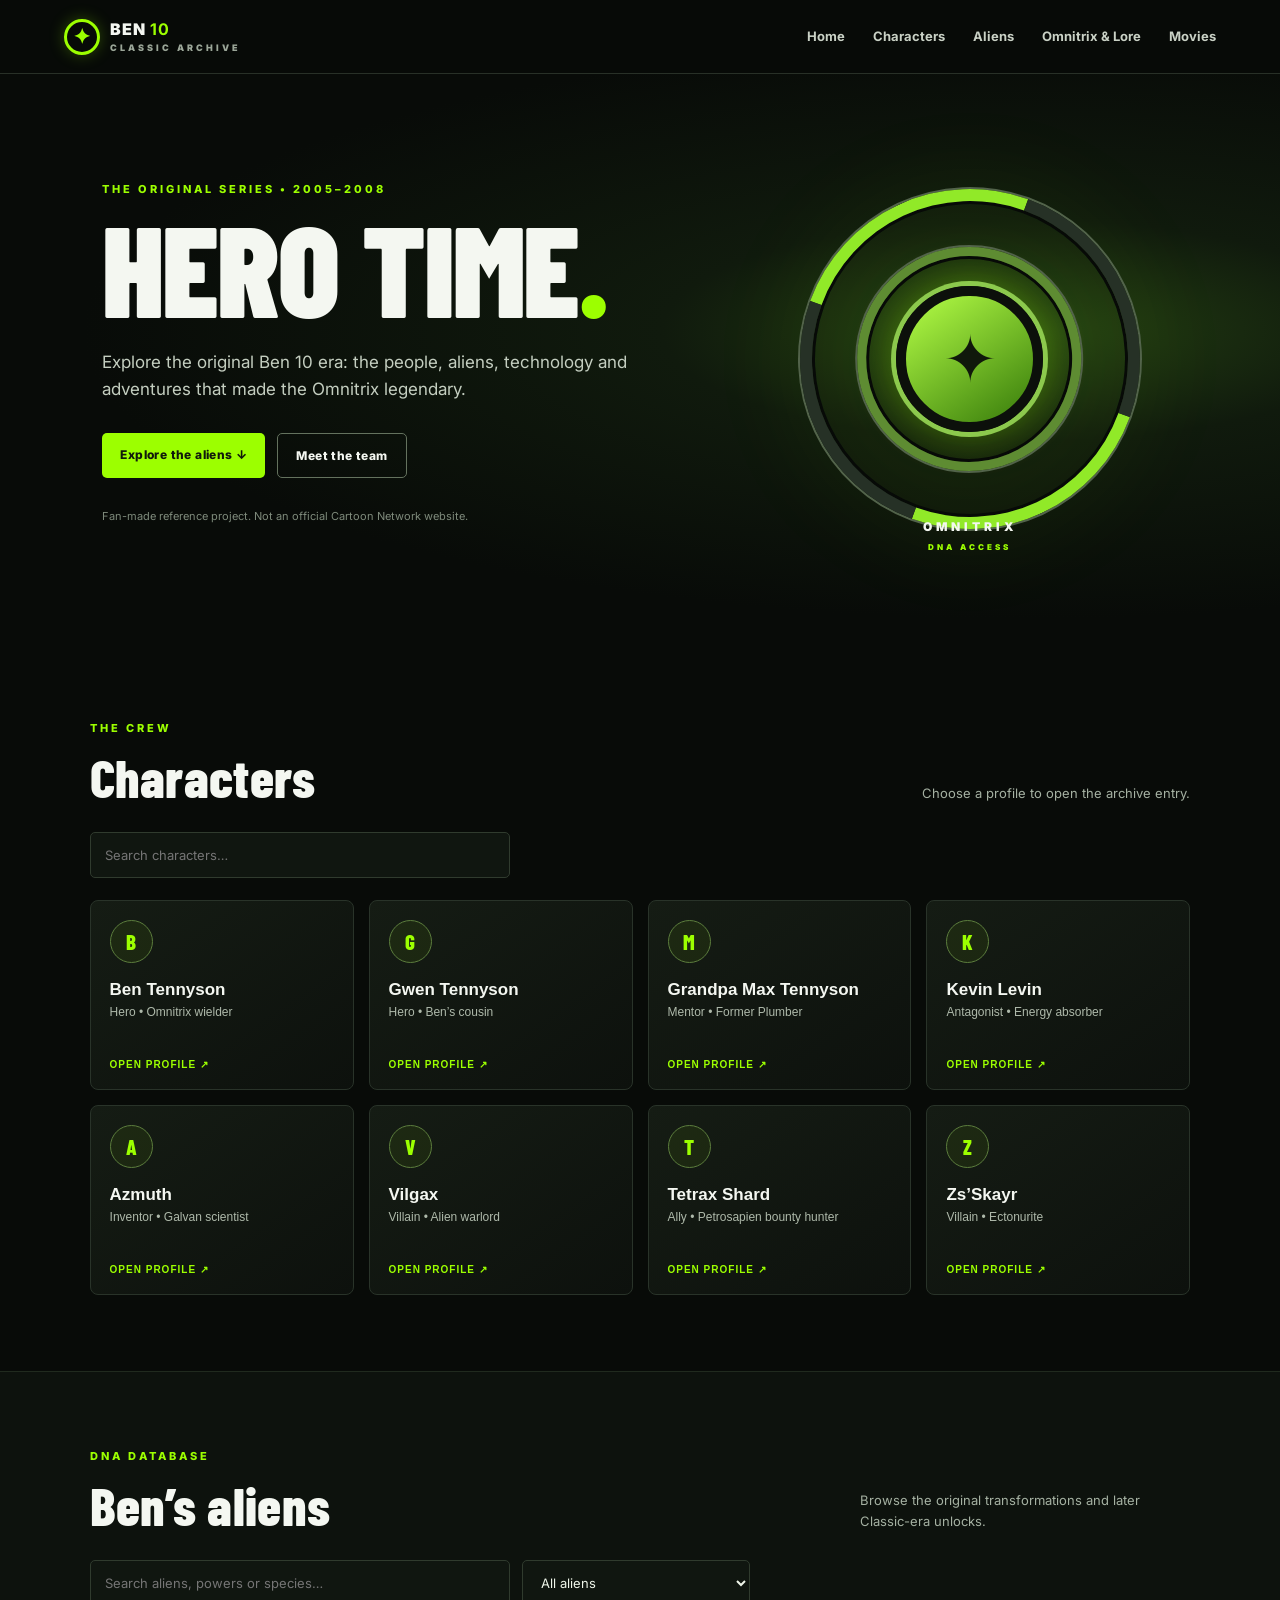
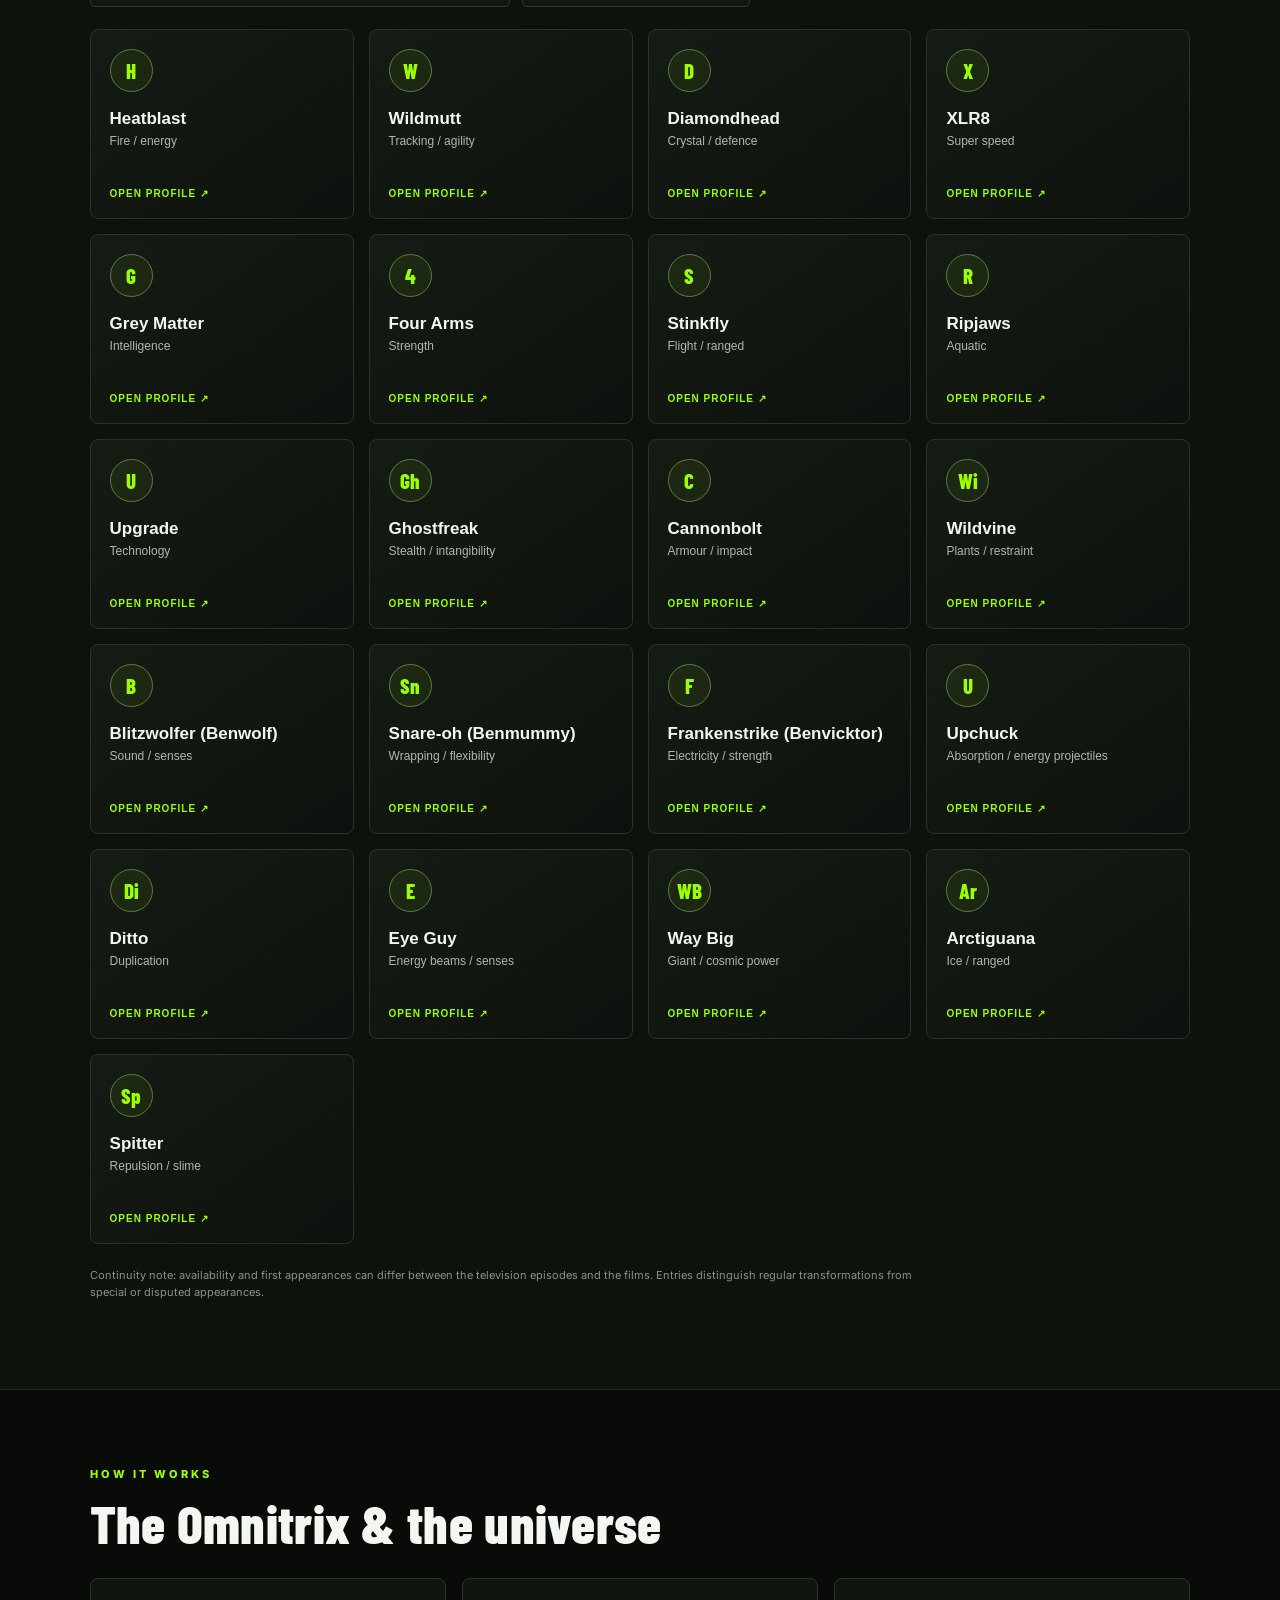
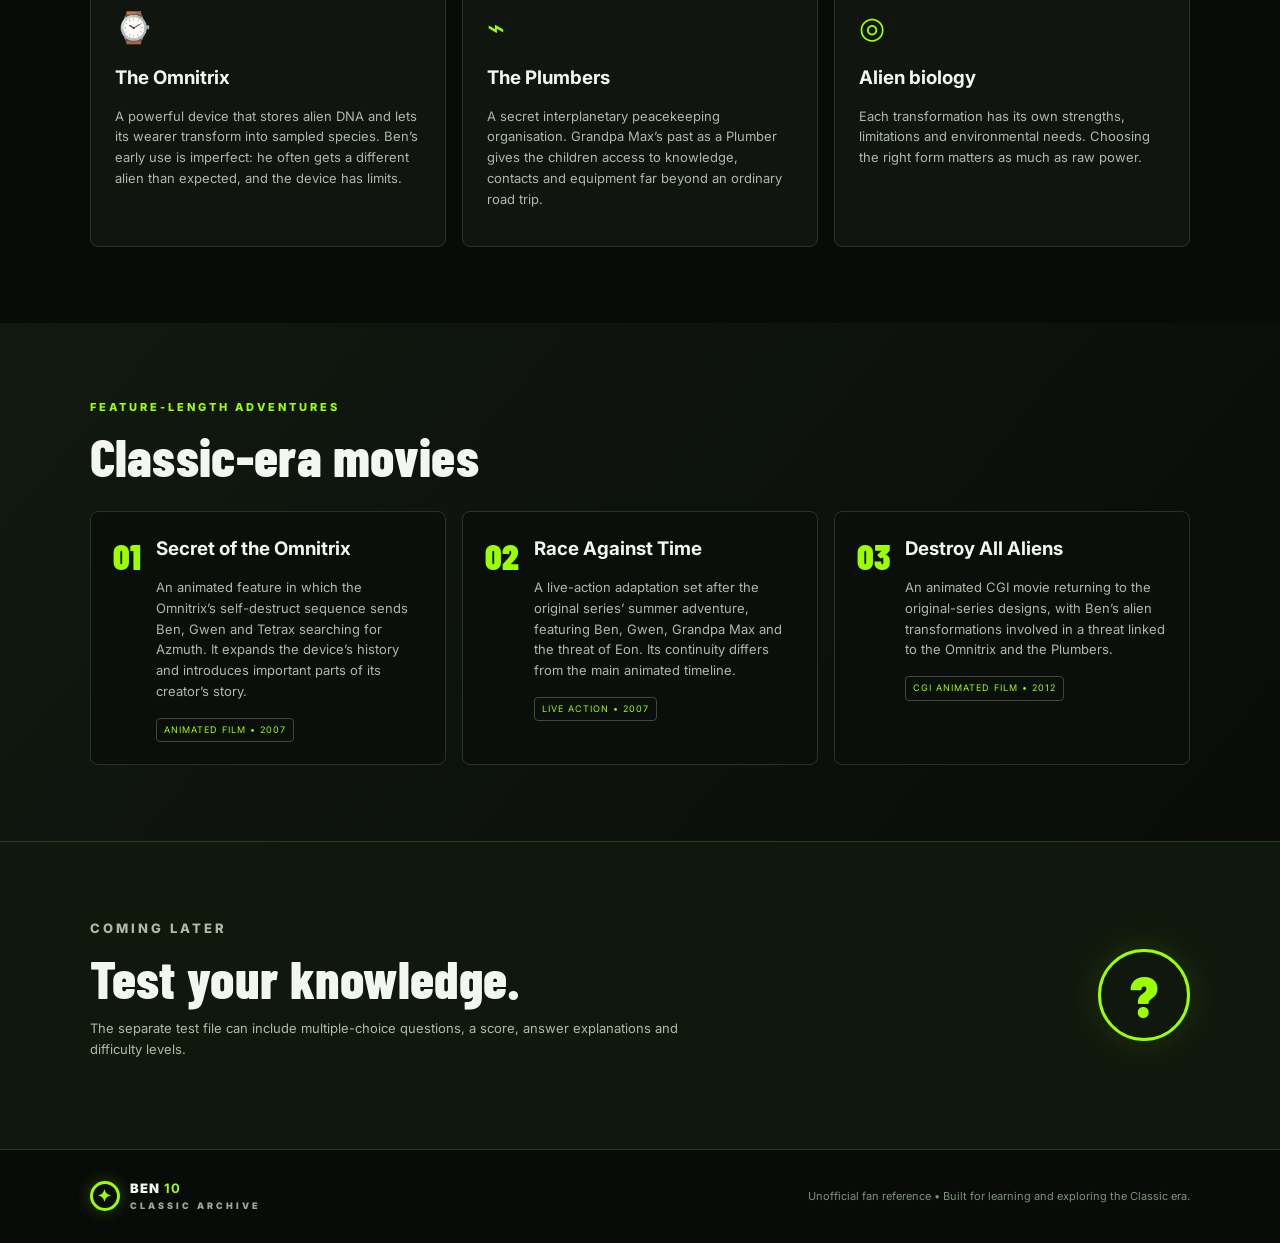
<file: index.html>
<!doctype html>
<html lang="en">
<head>
<meta charset="utf-8">
<meta name="viewport" content="width=device-width, initial-scale=1">
<meta name="theme-color" content="#8cff00">
<title>Ben 10 Classic — Omnitrix Archive</title>
<link rel="stylesheet" href="styles.css">
</head>
<body>
<header class="topbar">
  <a class="brand" href="#home" aria-label="Ben 10 Classic home"><span class="omnitrix">✦</span><span>BEN <b>10</b><small>CLASSIC ARCHIVE</small></span></a>
  <button class="menu-toggle" id="menuToggle" aria-label="Toggle navigation">☰</button>
  <nav id="nav">
    <a href="#home">Home</a><a href="#characters">Characters</a><a href="#aliens">Aliens</a><a href="#lore">Omnitrix & Lore</a><a href="#movies">Movies</a>
  </nav>
</header>
<main>
<section class="hero" id="home">
  <div class="hero-copy">
    <p class="eyebrow">THE ORIGINAL SERIES • 2005–2008</p>
    <h1>HERO TIME<span>.</span></h1>
    <p class="lead">Explore the original Ben 10 era: the people, aliens, technology and adventures that made the Omnitrix legendary.</p>
    <div class="hero-actions"><a class="button primary" href="#aliens">Explore the aliens ↓</a><a class="button ghost" href="#characters">Meet the team</a></div>
    <p class="disclaimer">Fan-made reference project. Not an official Cartoon Network website.</p>
  </div>
  <div class="hero-device" aria-hidden="true"><div class="ring ring-one"></div><div class="ring ring-two"></div><div class="dial"><span>✦</span></div><div class="device-label">OMNITRIX<br><small>DNA ACCESS</small></div></div>
</section>

<section class="section" id="characters">
  <div class="section-head"><div><p class="eyebrow">THE CREW</p><h2>Characters</h2></div><p>Choose a profile to open the archive entry.</p></div>
  <div class="filters"><input id="characterSearch" type="search" placeholder="Search characters…" aria-label="Search characters"></div>
  <div class="card-grid" id="characterGrid"></div>
</section>

<section class="section dark-section" id="aliens">
  <div class="section-head"><div><p class="eyebrow">DNA DATABASE</p><h2>Ben’s aliens</h2></div><p>Browse the original transformations and later Classic-era unlocks.</p></div>
  <div class="filters alien-filters">
    <input id="alienSearch" type="search" placeholder="Search aliens, powers or species…" aria-label="Search aliens">
    <select id="alienGroup" aria-label="Filter aliens"><option value="all">All aliens</option><option value="original">Original 10</option><option value="unlock">Later unlocks</option><option value="movie">Movie / special appearances</option></select>
  </div>
  <div class="card-grid" id="alienGrid"></div>
  <p class="note">Continuity note: availability and first appearances can differ between the television episodes and the films. Entries distinguish regular transformations from special or disputed appearances.</p>
</section>

<section class="section" id="lore">
  <div class="section-head"><div><p class="eyebrow">HOW IT WORKS</p><h2>The Omnitrix & the universe</h2></div></div>
  <div class="lore-grid">
    <article class="lore-card"><span class="lore-icon">⌚</span><h3>The Omnitrix</h3><p>A powerful device that stores alien DNA and lets its wearer transform into sampled species. Ben’s early use is imperfect: he often gets a different alien than expected, and the device has limits.</p></article>
    <article class="lore-card"><span class="lore-icon">⌁</span><h3>The Plumbers</h3><p>A secret interplanetary peacekeeping organisation. Grandpa Max’s past as a Plumber gives the children access to knowledge, contacts and equipment far beyond an ordinary road trip.</p></article>
    <article class="lore-card"><span class="lore-icon">◎</span><h3>Alien biology</h3><p>Each transformation has its own strengths, limitations and environmental needs. Choosing the right form matters as much as raw power.</p></article>
  </div>
</section>

<section class="section movie-section" id="movies">
  <div class="section-head"><div><p class="eyebrow">FEATURE-LENGTH ADVENTURES</p><h2>Classic-era movies</h2></div></div>
  <div class="movie-grid">
    <article class="movie"><div class="movie-number">01</div><div><h3>Secret of the Omnitrix</h3><p>An animated feature in which the Omnitrix’s self-destruct sequence sends Ben, Gwen and Tetrax searching for Azmuth. It expands the device’s history and introduces important parts of its creator’s story.</p><span class="tag">Animated film • 2007</span></div></article>
    <article class="movie"><div class="movie-number">02</div><div><h3>Race Against Time</h3><p>A live-action adaptation set after the original series’ summer adventure, featuring Ben, Gwen, Grandpa Max and the threat of Eon. Its continuity differs from the main animated timeline.</p><span class="tag">Live action • 2007</span></div></article>
    <article class="movie"><div class="movie-number">03</div><div><h3>Destroy All Aliens</h3><p>An animated CGI movie returning to the original-series designs, with Ben’s alien transformations involved in a threat linked to the Omnitrix and the Plumbers.</p><span class="tag">CGI animated film • 2012</span></div></article>
  </div>
</section>

<section class="section quiz-teaser">
  <div><p class="eyebrow">COMING LATER</p><h2>Test your knowledge.</h2><p>The separate test file can include multiple-choice questions, a score, answer explanations and difficulty levels.</p></div>
  <div class="quiz-mark">?</div>
</section>
</main>
<footer><a class="brand small-brand" href="#home"><span class="omnitrix">✦</span><span>BEN <b>10</b><small>CLASSIC ARCHIVE</small></span></a><p>Unofficial fan reference • Built for learning and exploring the Classic era.</p></footer>

<div class="modal-backdrop" id="modalBackdrop" hidden>
  <section class="modal" role="dialog" aria-modal="true" aria-labelledby="modalTitle">
    <button class="modal-close" id="modalClose" aria-label="Close profile">×</button>
    <p class="eyebrow" id="modalType">ARCHIVE ENTRY</p><h2 id="modalTitle"></h2><p class="modal-subtitle" id="modalSubtitle"></p>
    <div id="modalBody"></div>
  </section>
</div>
<script src="app.js"></script>
</body>
</html>
</file>
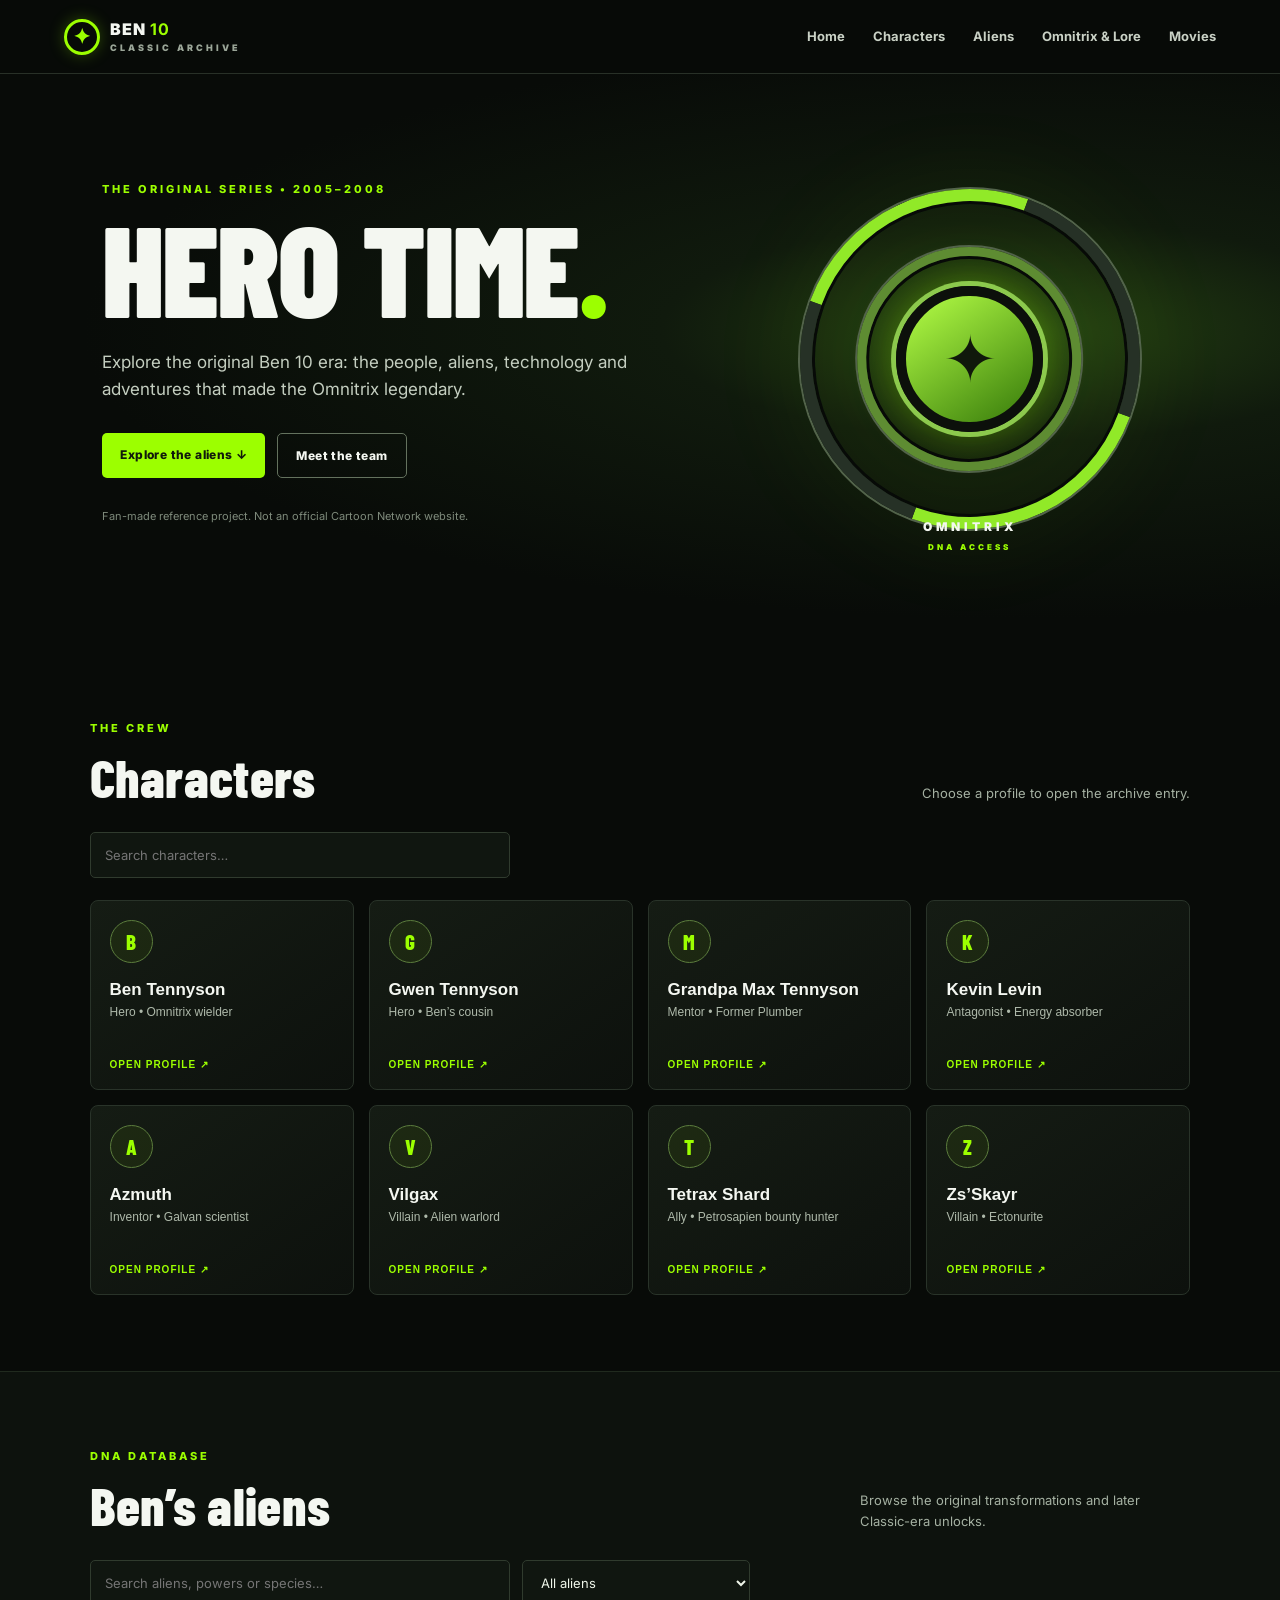
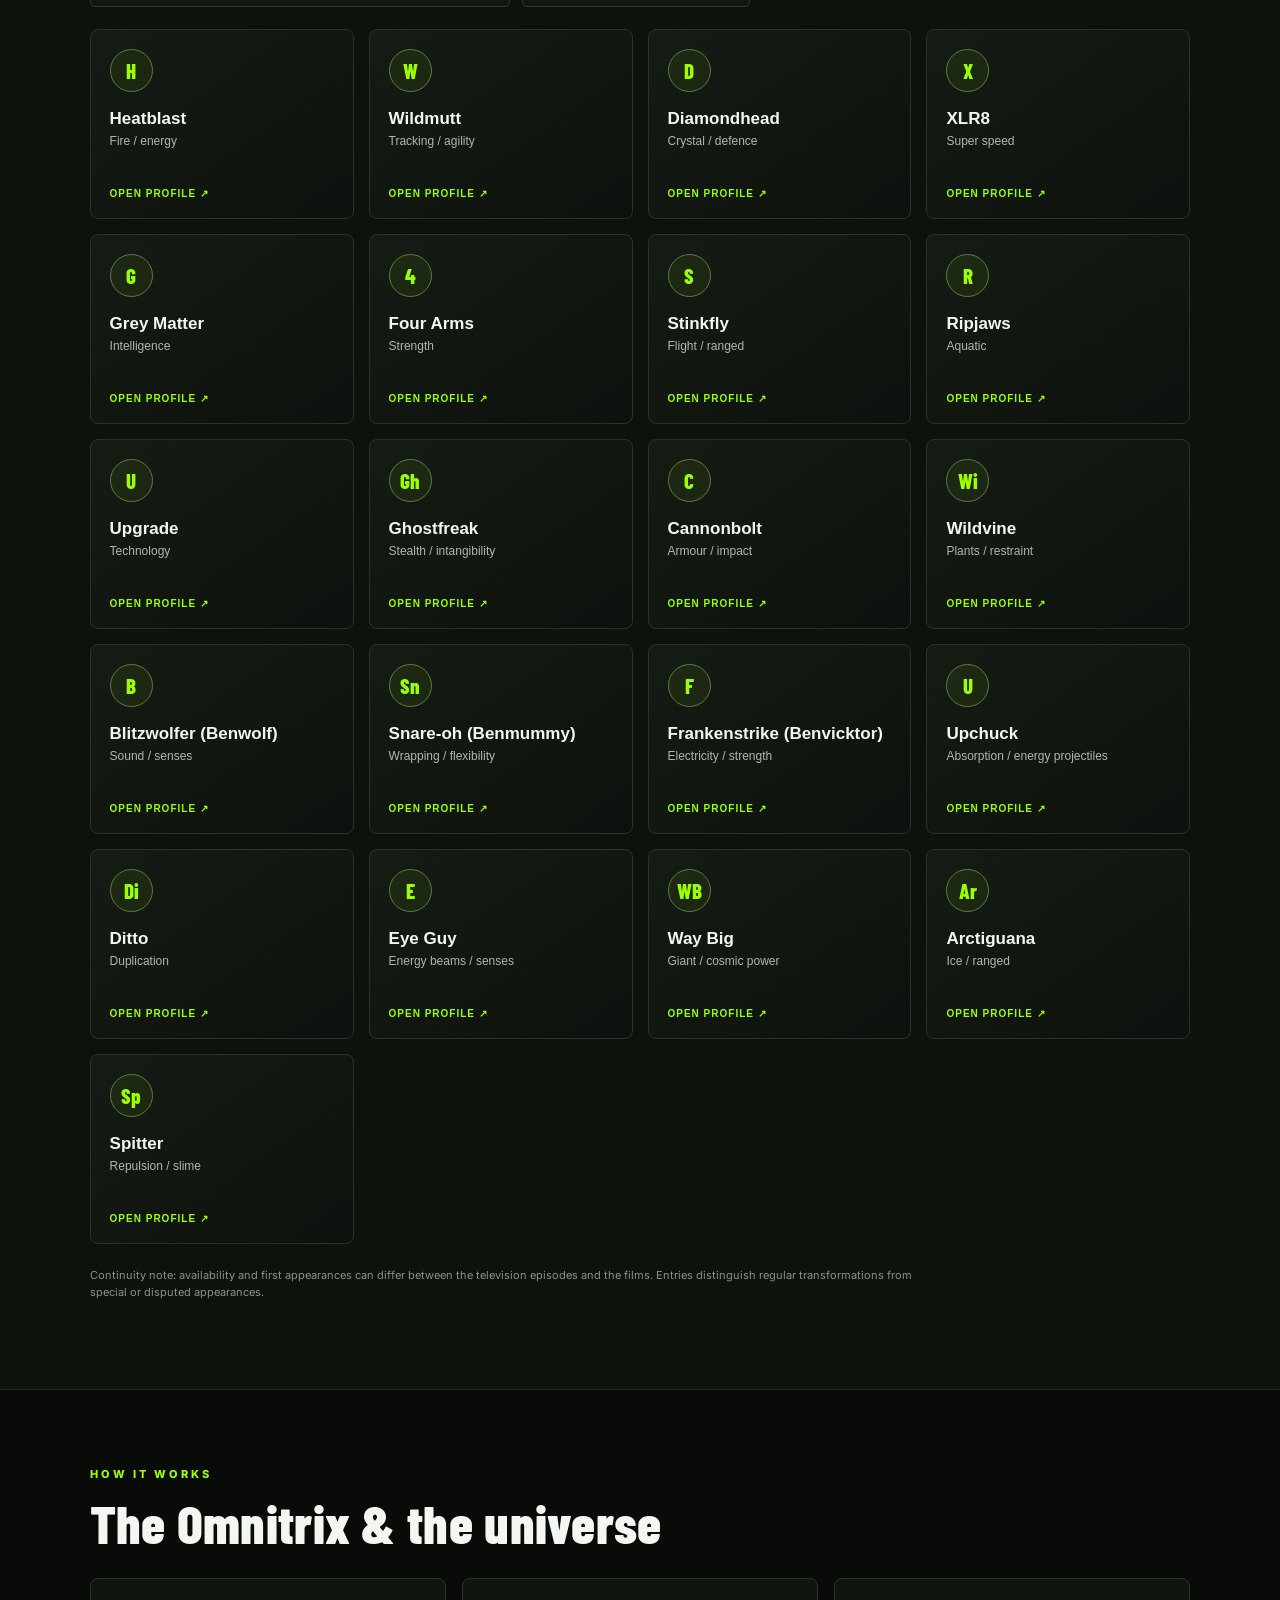
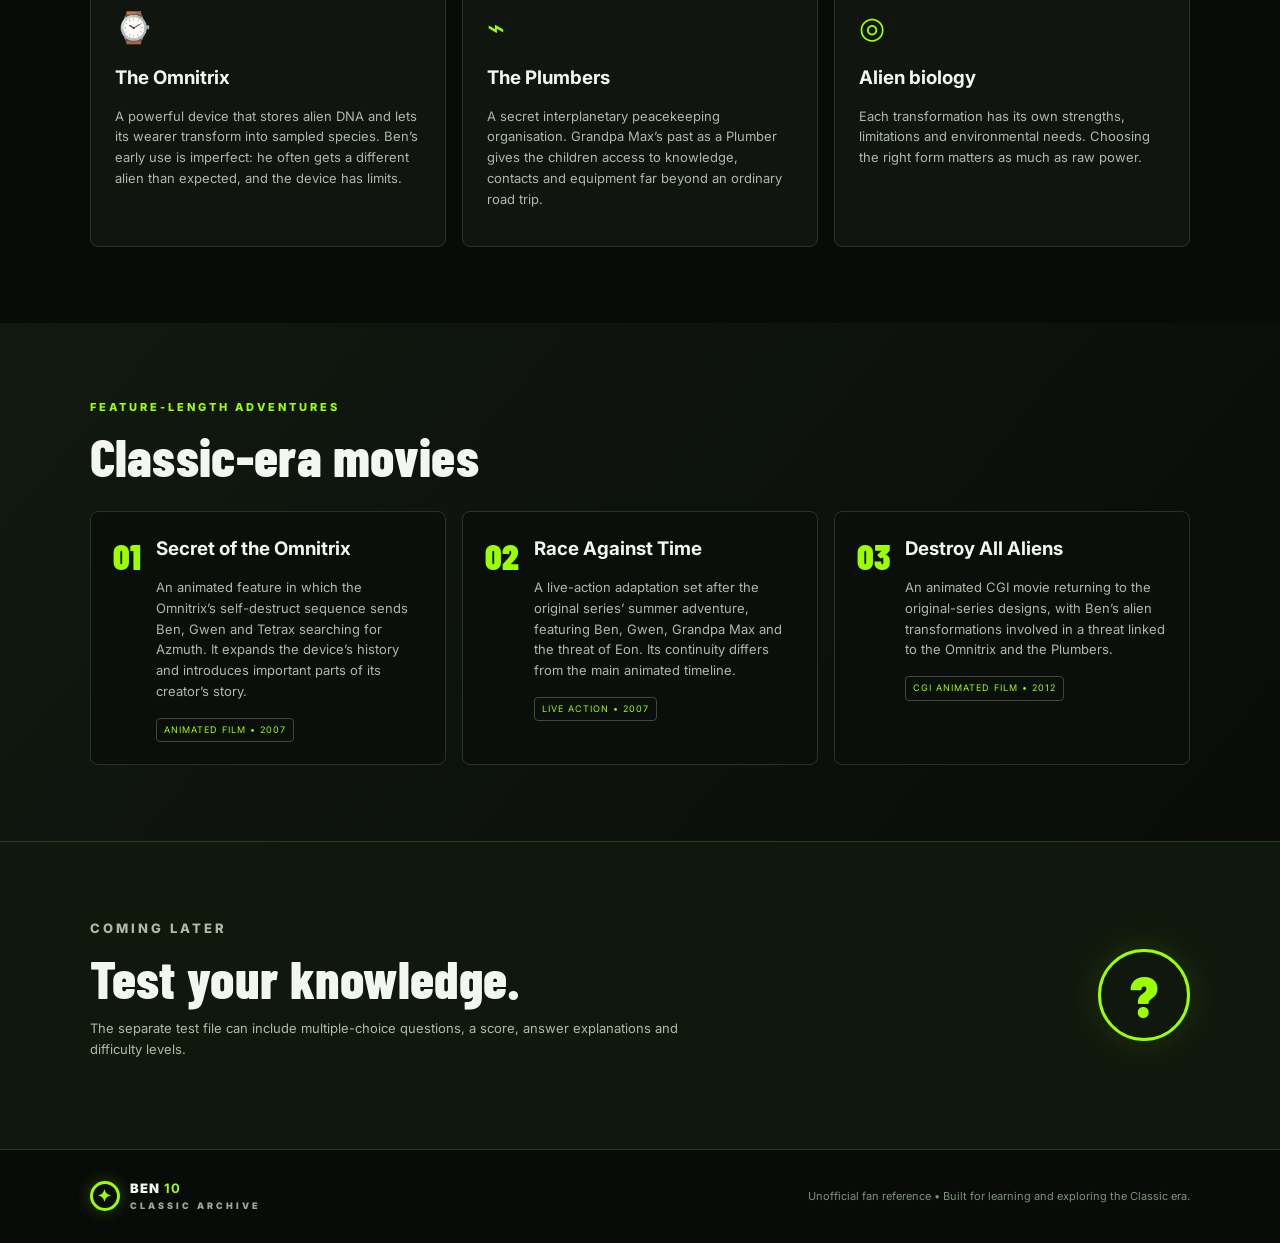
<file: ben10_classic.html>
<!doctype html>
<html lang="en">
<head>
<meta charset="utf-8">
<meta name="viewport" content="width=device-width, initial-scale=1">
<meta name="theme-color" content="#8cff00">
<title>Ben 10 Classic — Omnitrix Archive</title>
<style>
@import url('https://fonts.googleapis.com/css2?family=Barlow+Condensed:wght@600;700;800;900&family=Inter:wght@400;500;600;700;800&display=swap');
:root{--green:#9cff00;--green2:#5fb800;--black:#080b08;--panel:#111711;--muted:#a5b1a2;--line:#293329;--white:#f4f7f1}
*{box-sizing:border-box}html{scroll-behavior:smooth;scroll-padding-top:82px}body{margin:0;background:var(--black);color:var(--white);font-family:Inter,Arial,sans-serif;line-height:1.6}a{color:inherit;text-decoration:none}.topbar{height:74px;display:flex;align-items:center;justify-content:space-between;padding:0 clamp(18px,5vw,72px);border-bottom:1px solid #283027;background:#080b08ed;position:sticky;top:0;z-index:5;backdrop-filter:blur(12px)}.brand{display:flex;align-items:center;gap:10px;font-weight:900;letter-spacing:1px;line-height:1}.brand b{color:var(--green)}.brand small{display:block;color:#9ba698;font-size:9px;letter-spacing:3px;margin-top:6px}.omnitrix{display:grid;place-items:center;width:36px;height:36px;border:3px solid var(--green);border-radius:50%;color:var(--green);font-size:21px;box-shadow:0 0 16px #9cff0040}nav{display:flex;gap:28px;color:#c9d1c5;font-size:13px;font-weight:700}nav a:hover{color:var(--green)}.menu-toggle{display:none;background:none;border:1px solid var(--line);color:white;font-size:22px;border-radius:7px;padding:4px 10px}.hero{min-height:570px;padding:80px clamp(20px,8vw,130px);display:grid;grid-template-columns:1.2fr .8fr;align-items:center;gap:35px;overflow:hidden;background:radial-gradient(ellipse at 80% 45%,#244012 0,#101a0d 25%,#080b08 65%)}.eyebrow{color:var(--green);font-size:11px;font-weight:800;letter-spacing:3px;margin:0 0 12px}.hero h1{font:900 clamp(65px,10vw,128px)/.88 'Barlow Condensed',Impact,sans-serif;letter-spacing:-2px;margin:0 0 25px}.hero h1 span{color:var(--green)}.lead{max-width:570px;color:#c4cec0;font-size:17px}.hero-actions{display:flex;gap:12px;flex-wrap:wrap;margin:30px 0}.button{display:inline-block;padding:12px 18px;border-radius:5px;font-size:12px;font-weight:800;letter-spacing:.4px}.primary{background:var(--green);color:#111a0b}.primary:hover{background:#c0ff62}.ghost{border:1px solid #64725e}.ghost:hover{border-color:var(--green);color:var(--green)}.disclaimer{font-size:11px;color:#7e8a7b}.hero-device{width:min(340px,75vw);aspect-ratio:1;margin:auto;position:relative;display:grid;place-items:center;filter:drop-shadow(0 0 40px #8cff0020)}.ring{position:absolute;border-radius:50%;border:12px solid #263126;box-shadow:inset 0 0 0 3px #070a07,0 0 0 2px #52634a}.ring-one{inset:0;border-top-color:#91e928;border-bottom-color:#91e928;transform:rotate(-25deg)}.ring-two{inset:17%;border-width:9px;border-color:#5e8c32;transform:rotate(40deg)}.dial{width:43%;aspect-ratio:1;border-radius:50%;background:linear-gradient(145deg,#b5ff46,#367a0a);border:10px solid #0c100b;display:grid;place-items:center;box-shadow:0 0 0 5px #8cc94d,0 0 45px #9cff0060}.dial span{font-size:65px;color:#10180b}.device-label{position:absolute;bottom:-26px;text-align:center;font-size:12px;letter-spacing:4px;font-weight:900}.device-label small{font-size:8px;color:var(--green);letter-spacing:3px}.section{padding:76px clamp(20px,7vw,105px)}.section-head{display:flex;align-items:end;justify-content:space-between;gap:25px;margin-bottom:28px}.section-head h2,.quiz-teaser h2{font:800 clamp(36px,5vw,54px)/1 'Barlow Condensed',Impact,sans-serif;margin:0;letter-spacing:.3px}.section-head>p{color:var(--muted);font-size:13px;max-width:330px;margin:0}.filters{display:flex;gap:12px;margin-bottom:22px}.filters input,.filters select{background:#101610;border:1px solid #303b2e;border-radius:5px;padding:12px 14px;color:#eef5e9;font:inherit;font-size:13px;outline:none}.filters input{width:min(100%,420px)}.filters select{min-width:190px}.filters input:focus,.filters select:focus{border-color:var(--green)}.card-grid{display:grid;grid-template-columns:repeat(4,minmax(0,1fr));gap:15px}.entry-card{border:1px solid var(--line);border-radius:8px;background:linear-gradient(145deg,#151c14,#0d110d);padding:19px;min-height:190px;text-align:left;color:inherit;cursor:pointer;transition:transform .18s,border-color .18s;display:flex;flex-direction:column;align-items:flex-start}.entry-card:hover,.entry-card:focus-visible{transform:translateY(-4px);border-color:var(--green);outline:none}.entry-symbol{width:43px;height:43px;border:1px solid #5c7d3d;border-radius:50%;display:grid;place-items:center;color:var(--green);font:800 21px 'Barlow Condensed',sans-serif;background:#9cff0010;margin-bottom:17px}.entry-card h3{font-size:17px;margin:0 0 5px}.entry-card p{font-size:12px;color:#aeb9aa;margin:0 0 15px}.entry-meta{margin-top:auto;color:var(--green);font-size:10px;font-weight:800;text-transform:uppercase;letter-spacing:1px}.dark-section{background:#0d120d;border-block:1px solid #202a1e}.alien-filters{flex-wrap:wrap}.note{font-size:11px;color:#879483;margin-top:23px;max-width:850px}.lore-grid{display:grid;grid-template-columns:repeat(3,1fr);gap:16px}.lore-card{border:1px solid var(--line);border-radius:8px;padding:24px;background:#101510}.lore-icon{color:var(--green);font-size:30px}.lore-card h3{margin:12px 0 8px}.lore-card p,.movie p,.quiz-teaser p{color:#aeb9aa;font-size:13px}.movie-section{background:linear-gradient(130deg,#111910,#090c09)}.movie-grid{display:grid;grid-template-columns:repeat(3,1fr);gap:16px}.movie{display:flex;gap:15px;padding:22px;border:1px solid var(--line);border-radius:8px;background:#0b0f0b}.movie-number{font:900 36px 'Barlow Condensed',sans-serif;color:var(--green)}.movie h3{margin:0 0 9px}.tag{display:inline-block;color:var(--green);border:1px solid #3a4b31;border-radius:4px;padding:4px 7px;font-size:9px;text-transform:uppercase;letter-spacing:1px}.quiz-teaser{display:flex;justify-content:space-between;align-items:center;background:#10180d;border-top:1px solid #2c3c23}.quiz-teaser p{max-width:600px}.quiz-mark{width:92px;height:92px;border-radius:50%;border:3px solid var(--green);display:grid;place-items:center;color:var(--green);font:900 58px 'Barlow Condensed',sans-serif;box-shadow:0 0 35px #9cff0020}footer{border-top:1px solid var(--line);padding:27px clamp(20px,7vw,105px);display:flex;justify-content:space-between;align-items:center;gap:20px}footer p{font-size:11px;color:#81907e}.small-brand{font-size:13px}.small-brand .omnitrix{width:30px;height:30px;font-size:17px}.modal-backdrop{position:fixed;inset:0;background:#000c;z-index:10;display:grid;place-items:center;padding:18px;overflow-y:auto}.modal-backdrop[hidden]{display:none}.modal{width:min(760px,100%);max-height:90vh;overflow-y:auto;position:relative;background:#101710;border:1px solid #526c3f;border-radius:10px;padding:clamp(22px,5vw,42px);box-shadow:0 0 70px #000}.modal-close{position:absolute;right:15px;top:10px;border:0;background:none;color:#dbe7d3;font-size:30px;cursor:pointer}.modal h2{font:800 clamp(36px,6vw,56px)/1 'Barlow Condensed',sans-serif;margin:0 40px 8px 0}.modal-subtitle{color:var(--green);font-size:13px;margin:0 0 22px}.modal p{color:#c0cbbd}.modal h3{font-size:13px;color:var(--green);text-transform:uppercase;letter-spacing:1.5px;margin:23px 0 5px}.modal ul{color:#c0cbbd;padding-left:21px}.modal li{margin:5px 0}.empty{grid-column:1/-1;border:1px dashed #43513e;border-radius:8px;padding:28px;color:#9eab99;text-align:center}@media(max-width:900px){.card-grid{grid-template-columns:repeat(3,minmax(0,1fr))}.hero{padding-block:60px;grid-template-columns:1fr .7fr}.movie-grid{grid-template-columns:1fr}.lore-grid{grid-template-columns:1fr}}@media(max-width:650px){.topbar{height:65px}.menu-toggle{display:block}nav{display:none;position:absolute;top:64px;left:0;right:0;background:#0c100c;padding:20px;flex-direction:column;gap:16px;border-bottom:1px solid var(--line)}nav.open{display:flex}.hero{grid-template-columns:1fr;padding-block:55px}.hero-device{width:200px;margin:20px auto 25px}.device-label{bottom:-24px}.hero h1{font-size:76px}.section{padding-block:52px}.section-head{align-items:flex-start;flex-direction:column}.card-grid{grid-template-columns:repeat(2,minmax(0,1fr));gap:10px}.entry-card{padding:14px;min-height:180px}.entry-card h3{font-size:15px}.filters{flex-direction:column}.filters input,.filters select{width:100%}.quiz-mark{width:65px;height:65px;font-size:40px;flex-shrink:0;margin-left:12px}footer{align-items:flex-start;flex-direction:column}}@media(max-width:380px){.card-grid{grid-template-columns:1fr}}

</style>
</head>
<body>
<header class="topbar">
  <a class="brand" href="#home" aria-label="Ben 10 Classic home"><span class="omnitrix">✦</span><span>BEN <b>10</b><small>CLASSIC ARCHIVE</small></span></a>
  <button class="menu-toggle" id="menuToggle" aria-label="Toggle navigation">☰</button>
  <nav id="nav">
    <a href="#home">Home</a><a href="#characters">Characters</a><a href="#aliens">Aliens</a><a href="#lore">Omnitrix & Lore</a><a href="#movies">Movies</a>
  </nav>
</header>
<main>
<section class="hero" id="home">
  <div class="hero-copy">
    <p class="eyebrow">THE ORIGINAL SERIES • 2005–2008</p>
    <h1>HERO TIME<span>.</span></h1>
    <p class="lead">Explore the original Ben 10 era: the people, aliens, technology and adventures that made the Omnitrix legendary.</p>
    <div class="hero-actions"><a class="button primary" href="#aliens">Explore the aliens ↓</a><a class="button ghost" href="#characters">Meet the team</a></div>
    <p class="disclaimer">Fan-made reference project. Not an official Cartoon Network website.</p>
  </div>
  <div class="hero-device" aria-hidden="true"><div class="ring ring-one"></div><div class="ring ring-two"></div><div class="dial"><span>✦</span></div><div class="device-label">OMNITRIX<br><small>DNA ACCESS</small></div></div>
</section>

<section class="section" id="characters">
  <div class="section-head"><div><p class="eyebrow">THE CREW</p><h2>Characters</h2></div><p>Choose a profile to open the archive entry.</p></div>
  <div class="filters"><input id="characterSearch" type="search" placeholder="Search characters…" aria-label="Search characters"></div>
  <div class="card-grid" id="characterGrid"></div>
</section>

<section class="section dark-section" id="aliens">
  <div class="section-head"><div><p class="eyebrow">DNA DATABASE</p><h2>Ben’s aliens</h2></div><p>Browse the original transformations and later Classic-era unlocks.</p></div>
  <div class="filters alien-filters">
    <input id="alienSearch" type="search" placeholder="Search aliens, powers or species…" aria-label="Search aliens">
    <select id="alienGroup" aria-label="Filter aliens"><option value="all">All aliens</option><option value="original">Original 10</option><option value="unlock">Later unlocks</option><option value="movie">Movie / special appearances</option></select>
  </div>
  <div class="card-grid" id="alienGrid"></div>
  <p class="note">Continuity note: availability and first appearances can differ between the television episodes and the films. Entries distinguish regular transformations from special or disputed appearances.</p>
</section>

<section class="section" id="lore">
  <div class="section-head"><div><p class="eyebrow">HOW IT WORKS</p><h2>The Omnitrix & the universe</h2></div></div>
  <div class="lore-grid">
    <article class="lore-card"><span class="lore-icon">⌚</span><h3>The Omnitrix</h3><p>A powerful device that stores alien DNA and lets its wearer transform into sampled species. Ben’s early use is imperfect: he often gets a different alien than expected, and the device has limits.</p></article>
    <article class="lore-card"><span class="lore-icon">⌁</span><h3>The Plumbers</h3><p>A secret interplanetary peacekeeping organisation. Grandpa Max’s past as a Plumber gives the children access to knowledge, contacts and equipment far beyond an ordinary road trip.</p></article>
    <article class="lore-card"><span class="lore-icon">◎</span><h3>Alien biology</h3><p>Each transformation has its own strengths, limitations and environmental needs. Choosing the right form matters as much as raw power.</p></article>
  </div>
</section>

<section class="section movie-section" id="movies">
  <div class="section-head"><div><p class="eyebrow">FEATURE-LENGTH ADVENTURES</p><h2>Classic-era movies</h2></div></div>
  <div class="movie-grid">
    <article class="movie"><div class="movie-number">01</div><div><h3>Secret of the Omnitrix</h3><p>An animated feature in which the Omnitrix’s self-destruct sequence sends Ben, Gwen and Tetrax searching for Azmuth. It expands the device’s history and introduces important parts of its creator’s story.</p><span class="tag">Animated film • 2007</span></div></article>
    <article class="movie"><div class="movie-number">02</div><div><h3>Race Against Time</h3><p>A live-action adaptation set after the original series’ summer adventure, featuring Ben, Gwen, Grandpa Max and the threat of Eon. Its continuity differs from the main animated timeline.</p><span class="tag">Live action • 2007</span></div></article>
    <article class="movie"><div class="movie-number">03</div><div><h3>Destroy All Aliens</h3><p>An animated CGI movie returning to the original-series designs, with Ben’s alien transformations involved in a threat linked to the Omnitrix and the Plumbers.</p><span class="tag">CGI animated film • 2012</span></div></article>
  </div>
</section>

<section class="section quiz-teaser">
  <div><p class="eyebrow">COMING LATER</p><h2>Test your knowledge.</h2><p>The separate test file can include multiple-choice questions, a score, answer explanations and difficulty levels.</p></div>
  <div class="quiz-mark">?</div>
</section>
</main>
<footer><a class="brand small-brand" href="#home"><span class="omnitrix">✦</span><span>BEN <b>10</b><small>CLASSIC ARCHIVE</small></span></a><p>Unofficial fan reference • Built for learning and exploring the Classic era.</p></footer>

<div class="modal-backdrop" id="modalBackdrop" hidden>
  <section class="modal" role="dialog" aria-modal="true" aria-labelledby="modalTitle">
    <button class="modal-close" id="modalClose" aria-label="Close profile">×</button>
    <p class="eyebrow" id="modalType">ARCHIVE ENTRY</p><h2 id="modalTitle"></h2><p class="modal-subtitle" id="modalSubtitle"></p>
    <div id="modalBody"></div>
  </section>
</div>
<script>
const characters = [
 {name:"Ben Tennyson",symbol:"B",role:"Hero • Omnitrix wielder",summary:"A mischievous, brave ten-year-old who discovers an alien device during a summer road trip.",origin:"Earth",powers:["Transforms into alien species stored in the Omnitrix.","Uses different forms to solve problems, fight threats and rescue people."],weaknesses:["The Omnitrix can select a different alien than Ben intended.","Transformations have a time limit in many situations; the device can recharge or malfunction.","Overconfidence and impulsive decisions sometimes put him and his friends in danger."],appearances:"The original television series, Secret of the Omnitrix, Race Against Time and Destroy All Aliens (with continuity differences between productions).",facts:"Ben is funny, competitive and sometimes reckless, but repeatedly chooses to protect others. His experience and judgement improve over the Classic era."},
 {name:"Gwen Tennyson",symbol:"G",role:"Hero • Ben’s cousin",summary:"Smart, practical and quick-witted, Gwen balances Ben’s impulsiveness and becomes an essential member of the team.",origin:"Earth; later stories reveal her Anodite heritage, while the Classic series shows her learning magic.",powers:["Strong problem-solving skills and research ability.","Learns to use magical spells, charms and enchanted objects.","Can support the team with planning and resourcefulness."],weaknesses:["Her magic is limited by what she has learned and the tools or spells available.","She is still a child and can be affected by fear, frustration and danger."],appearances:"Original series and Classic-era films, including Secret of the Omnitrix and Race Against Time.",facts:"Gwen and Ben argue often, but they care about each other and work well together when it matters."},
 {name:"Grandpa Max Tennyson",symbol:"M",role:"Mentor • Former Plumber",summary:"Ben and Gwen’s grandfather, road-trip driver and experienced guide to alien threats.",origin:"Earth",powers:["Knowledge of alien cultures, technology and the Plumbers.","Experienced fighter and survivalist.","Uses contacts, equipment and tactical judgement to help the children."],weaknesses:["He is human and can be outmatched physically by powerful alien enemies.","His protective instincts sometimes lead him to keep information from Ben and Gwen."],appearances:"Original series, Secret of the Omnitrix, Race Against Time and Destroy All Aliens.",facts:"Max’s past as a Plumber explains why he recognises many extraterrestrial threats and has useful equipment."},
 {name:"Kevin Levin",symbol:"K",role:"Antagonist • Energy absorber",summary:"A troubled teenager whose ability to absorb energy makes him dangerous and unpredictable.",origin:"Earth; his unusual mutation lets him absorb energy and take on properties of what he absorbs.",powers:["Absorbs energy from sources and can use it offensively.","Can become more dangerous by absorbing energy or material, depending on the story."],weaknesses:["His ability can be unstable and difficult to control.","He can be vulnerable when his powers are not active or when opponents exploit his impulsiveness."],appearances:"Introduced in the original series as an enemy of Ben. His later heroic role belongs mainly to subsequent series, outside this website’s main scope.",facts:"Classic Kevin is not yet the dependable teammate seen in later shows; the site keeps that distinction clear."},
 {name:"Azmuth",symbol:"A",role:"Inventor • Galvan scientist",summary:"The brilliant Galvan scientist associated with creating the Omnitrix.",origin:"Galvan Prime; species: Galvan.",powers:["Exceptional scientific and engineering intelligence.","Created the Omnitrix, a device capable of transforming its wearer using alien DNA.","Understands the device’s purpose, safeguards and risks better than almost anyone."],weaknesses:["His small size and physical strength are not his main advantages.","His inventions can be misunderstood or misused by others."],appearances:"Secret of the Omnitrix is especially important to the Omnitrix’s origin; he also appears in the original-series story.",facts:"The Omnitrix is meant to do more than provide combat forms: it has a wider purpose connected to understanding and preserving life."},
 {name:"Vilgax",symbol:"V",role:"Villain • Alien warlord",summary:"A powerful conqueror determined to obtain the Omnitrix for his own purposes.",origin:"The planet Vilgaxia; species: Chimera Sui Generis.",powers:["Superhuman strength and durability.","Advanced weapons, armour and spacefaring technology.","Strategic experience and a relentless pursuit of the Omnitrix."],weaknesses:["His plans can be disrupted by teamwork, clever tactics and his own overconfidence.","His equipment and body can be damaged by sufficiently powerful attacks."],appearances:"A major recurring enemy in the original series and a central threat in Secret of the Omnitrix.",facts:"Vilgax is one of Ben’s defining Classic-era enemies."},
 {name:"Tetrax Shard",symbol:"T",role:"Ally • Petrosapien bounty hunter",summary:"A skilled alien who helps Ben understand the importance and danger of the Omnitrix.",origin:"Petropia; species: Petrosapien.",powers:["Creates and controls crystal-like structures as a Petrosapien.","Experienced fighter and tracker.","Has knowledge of alien technology and the Omnitrix."],weaknesses:["Crystal structures can be damaged by sufficiently strong attacks.","His mission and personal code can put him in difficult situations."],appearances:"Secret of the Omnitrix and original-series episodes.",facts:"Tetrax shares a species with Diamondhead, making him a useful source of context about Petrosapiens."},
 {name:"Zs’Skayr",symbol:"Z",role:"Villain • Ectonurite",summary:"A sinister being linked to Ghostfreak’s DNA and one of the most unsettling threats of the Classic era.",origin:"Anur Phaetos; species: Ectonurite.",powers:["Intangibility and invisibility.","Possession and frightening ghost-like abilities.","Can exploit knowledge of the Ghostfreak transformation."],weaknesses:["Certain energy, containment methods and the limits of his form can counter him.","His goals and arrogance can make him underestimate others."],appearances:"Original-series Ghostfreak storyline.",facts:"Ghostfreak’s story is unusual because the DNA sample has a connection to a living being with its own agenda."}
];

const aliens = [
 {name:"Heatblast",symbol:"H",group:"original",species:"Pyronite",planet:"Pyros",role:"Fire / energy",summary:"A volcanic alien who can generate, control and project intense heat and flames.",powers:["Creates and throws fireballs.","Can fly or propel himself with flames in suitable situations.","Body is made of living rock with a fiery core."],weaknesses:["Water and cold can reduce or extinguish his flames.","Managing heat around flammable surroundings requires care."],first:"Original series premiere, “And Then There Were 10.”",facts:"Heatblast is one of Ben’s first transformations and a signature member of the original ten."},
 {name:"Wildmutt",symbol:"W",group:"original",species:"Vulpimancer",planet:"Vulpin",role:"Tracking / agility",summary:"A powerful, dog-like alien with extraordinary senses but no visible eyes.",powers:["Tracks people by smell and sound.","Has sharp claws, strong jaws and athletic movement.","Navigates by heightened sensory awareness."],weaknesses:["Cannot see in the ordinary visual sense.","Overwhelming smells or sounds can interfere with his senses."],first:"“And Then There Were 10.”",facts:"Wildmutt’s sensory abilities make him useful for finding hidden enemies or following a trail."},
 {name:"Diamondhead",symbol:"D",group:"original",species:"Petrosapien",planet:"Petropia",role:"Crystal / defence",summary:"A durable crystal-bodied alien who can shape and launch sharp crystalline structures.",powers:["Creates crystal spikes and projectiles.","Forms shields and barriers.","Highly durable body and strong close-range attacks."],weaknesses:["Powerful impacts or specialised attacks can crack or damage crystal.","Some situations require flexibility rather than brute defence."],first:"“And Then There Were 10.”",facts:"Tetrax is another Petrosapien, helping show that Diamondhead’s abilities come from his species."},
 {name:"XLR8",symbol:"X",group:"original",species:"Kineceleran",planet:"Kinet",role:"Super speed",summary:"A fast-moving alien built for extreme speed and quick manoeuvres.",powers:["Runs at very high speeds.","Can make rapid turns and react quickly.","Can use momentum to disarm or outmanoeuvre opponents."],weaknesses:["Slippery, cluttered or confined environments can limit safe movement.","Speed does not automatically provide strength or solve every problem."],first:"“And Then There Were 10.”",facts:"XLR8’s wheel-like feet and tail help with balance and movement."},
 {name:"Grey Matter",symbol:"G",group:"original",species:"Galvan",planet:"Galvan Prime",role:"Intelligence",summary:"A tiny alien whose greatest weapon is extraordinary intelligence.",powers:["Exceptional reasoning and scientific insight.","Can fit into small spaces and operate tiny mechanisms.","Can understand or repair complex technology."],weaknesses:["Small size makes direct combat difficult.","Often needs tools, planning or help from stronger allies."],first:"“And Then There Were 10.”",facts:"Grey Matter is a reminder that the best transformation is not always the strongest one."},
 {name:"Four Arms",symbol:"4",group:"original",species:"Tetramand",planet:"Khoros",role:"Strength",summary:"A four-armed powerhouse built for heavy lifting and close combat.",powers:["Great physical strength.","Can strike, grapple and lift with four arms.","Powerful jumps and ground-shaking impacts."],weaknesses:["Large size can be a disadvantage in tight spaces.","Fast, evasive or distant enemies may avoid direct combat."],first:"“And Then There Were 10.”",facts:"Four Arms is often the choice for situations that demand strength rather than subtlety."},
 {name:"Stinkfly",symbol:"S",group:"original",species:"Lepidopterran",planet:"Lepidopterra",role:"Flight / ranged",summary:"A flying insect-like alien that attacks from the air and uses sticky slime.",powers:["Flies and manoeuvres in the air.","Fires sticky slime to trap or slow targets.","Can attack from a distance."],weaknesses:["Wing damage or confined spaces can limit flight.","Sticky attacks are not equally effective against every opponent."],first:"“And Then There Were 10.”",facts:"Stinkfly adds aerial mobility to Ben’s original roster."},
 {name:"Ripjaws",symbol:"R",group:"original",species:"Piscciss Volann",planet:"Piscciss",role:"Aquatic",summary:"A powerful aquatic alien adapted for swimming and underwater pursuit.",powers:["Swims rapidly and moves well underwater.","Strong jaws and claws for underwater combat.","Can operate in aquatic environments that challenge humans."],weaknesses:["Needs moisture and can struggle when kept out of water for too long.","Dry conditions can be dangerous to him."],first:"“The Krakken” is an early showcase of his aquatic strengths; he appears in the original series.",facts:"Ripjaws is a specialist: excellent underwater, less convenient on dry land."},
 {name:"Upgrade",symbol:"U",group:"original",species:"Galvanic Mechamorph",planet:"Galvan B",role:"Technology",summary:"A liquid-metal-like alien who can merge with machines and enhance their functions.",powers:["Merges with compatible technology.","Can upgrade machinery and control systems.","Changes shape and stretches his techno-organic body."],weaknesses:["Needs technology to gain many of his strongest advantages.","Some devices, energy sources or hostile systems can resist or threaten him."],first:"“And Then There Were 10.”",facts:"Upgrade is particularly useful when a problem involves vehicles, machines or electronic systems."},
 {name:"Ghostfreak",symbol:"Gh",group:"original",species:"Ectonurite",planet:"Anur Phaetos",role:"Stealth / intangibility",summary:"A ghost-like alien capable of passing through objects and hiding from ordinary sight.",powers:["Turns intangible and passes through solid objects.","Can become invisible or hard to detect.","Can frighten, surprise and sometimes possess targets."],weaknesses:["Specialised light, energy or containment can threaten him.","His Classic-era story includes the danger posed by the consciousness linked to his DNA."],first:"“Permanent Retirement” and the wider Ghostfreak storyline.",facts:"Ghostfreak is central to one of the original series’ major transformation storylines."},
 {name:"Cannonbolt",symbol:"C",group:"unlock",species:"Arburian Pelarota",planet:"Arburia",role:"Armour / impact",summary:"An armoured alien who curls into a rolling ball and crashes through obstacles.",powers:["Forms a protective shell.","Rolls at high speed and hits with great force.","Can withstand impacts that would injure many other forms."],weaknesses:["Rolling movement can be hard to steer in cramped areas.","Can be vulnerable when unable to build momentum or reposition."],first:"“The Big Tick.”",facts:"Cannonbolt becomes one of Ben’s most recognisable later additions."},
 {name:"Wildvine",symbol:"Wi",group:"unlock",species:"Florauna",planet:"Flors Verdance",role:"Plants / restraint",summary:"A plant-like alien able to stretch, grow vines and use seed pods.",powers:["Extends vines and limbs to grab or restrain.","Can use explosive or specialised seed pods.","Can move through plant-like environments."],weaknesses:["Fire and certain environmental hazards can be dangerous.","Cutting or restraining vines can limit his reach."],first:"“Camp Fear.”",facts:"Wildvine provides reach and control rather than simply hitting harder."},
 {name:"Blitzwolfer (Benwolf)",symbol:"B",group:"unlock",species:"Loboan",planet:"Luna Lobo",role:"Sound / senses",summary:"A wolf-like alien with powerful senses and a devastating sonic howl.",powers:["Projects a strong sonic howl.","Has sharp claws, teeth and heightened senses.","Can track and intimidate opponents."],weaknesses:["Sound-based attacks may be less useful where sound is dampened or risky to allies.","Close-range restraint can limit his movement."],first:"“Benwolf.”",facts:"Ben initially uses the name Benwolf; Blitzwolfer is the name associated with the alien in later franchise material."},
 {name:"Snare-oh (Benmummy)",symbol:"Sn",group:"unlock",species:"Thep Khufan",planet:"Anur Khufos",role:"Wrapping / flexibility",summary:"A mummy-like alien with long, flexible bandages that can stretch and restrain targets.",powers:["Extends bandages over long distances.","Can wrap up opponents or objects.","Flexible body can fit through unusual spaces."],weaknesses:["Bandages can be burned, cut or restrained.","His attacks depend on reach and positioning."],first:"“Under Wraps.”",facts:"Benmummy is the original-series nickname; Snare-oh is the later official name."},
 {name:"Frankenstrike (Benvicktor)",symbol:"F",group:"unlock",species:"Transylian",planet:"Anur Transyl",role:"Electricity / strength",summary:"A powerful reanimated-looking alien with electrical abilities.",powers:["Generates or channels electricity.","Has considerable strength and durability.","Can use electrical bursts against enemies or machinery."],weaknesses:["Insulation and electrical conditions can affect his attacks.","Large build may be less agile than smaller forms."],first:"“Be Afraid of the Dark.”",facts:"Benvicktor is the Classic-era nickname; Frankenstrike is the later name."},
 {name:"Upchuck",symbol:"U",group:"unlock",species:"Murkrowian (Classic version)",planet:"Unknown in the original series",role:"Absorption / energy projectiles",summary:"A small alien that eats unusual materials and spits them back as powerful energy blasts.",powers:["Consumes many substances other forms cannot handle.","Converts eaten material into explosive projectiles.","Can use a surprising range of objects as ammunition."],weaknesses:["Needs material to consume for some attacks.","His size and close-range limitations can be exploited."],first:"“The Visitor.”",facts:"Later franchise material distinguishes Upchuck subspecies; this profile focuses on the Classic depiction."},
 {name:"Ditto",symbol:"Di",group:"unlock",species:"Splixson",planet:"Hulex",role:"Duplication",summary:"A small alien who can split into multiple copies of himself.",powers:["Creates multiple copies that can act together.","Useful for searching, distracting enemies and teamwork.","Can overwhelm a single opponent with numbers."],weaknesses:["Copies can be vulnerable individually.","In the original series, the copies’ connection creates a major limitation."],first:"“Divided We Stand.”",facts:"Ditto’s cloning has a different presentation in later franchise continuities; this entry follows Classic."},
 {name:"Eye Guy",symbol:"E",group:"unlock",species:"Opticoid",planet:"Sightra",role:"Energy beams / senses",summary:"A large alien covered in eyes that fires beams and sees threats from many angles.",powers:["Fires energy beams from eyes across his body.","Can monitor multiple directions at once.","Has a sturdy build for combat."],weaknesses:["Beam attacks can be obstructed or avoided.","His size can make stealth and tight spaces difficult."],first:"Secret of the Omnitrix.",facts:"Eye Guy’s first major appearance is tied to the animated film, making him important to the movie-era roster."},
 {name:"Way Big",symbol:"WB",group:"movie",species:"To’kustar",planet:"Cosmic storms (origin described in franchise lore)",role:"Giant / cosmic power",summary:"A gigantic alien with enormous strength and a powerful cosmic energy beam.",powers:["Enormous size and physical strength.","Can emit a powerful cosmic ray.","Can fight threats far larger than most other aliens."],weaknesses:["Huge size can make delicate tasks and confined locations difficult.","His scale can create collateral damage if used carelessly."],first:"Secret of the Omnitrix.",facts:"Way Big is a major special transformation from the Classic-era film."},
 {name:"Arctiguana",symbol:"Ar",group:"movie",species:"Polar Manzardill",planet:"X'Nelli",role:"Ice / ranged",summary:"A reptilian alien able to breathe freezing blasts.",powers:["Projects freezing breath.","Can slow or immobilise targets with ice.","Useful for cooling or stopping hazards at range."],weaknesses:["Some enemies or environments can resist cold.","A ranged ice attack can be avoided if the target is fast."],first:"Destroy All Aliens features an appearance associated with Ben’s wider alien roster.",facts:"Included here as a movie/special roster entry; exact transformation chronology varies by continuity and release."},
 {name:"Spitter",symbol:"Sp",group:"movie",species:"Sphoeroid",planet:"Unknown in the original series",role:"Repulsion / slime",summary:"A bulky alien known for forcefully spitting a slippery substance.",powers:["Spits a powerful stream of goo.","Can push back or disrupt opponents.","Its unusual body can be useful for niche situations."],weaknesses:["Less suited to fast pursuit or precision tasks.","Its attack can be avoided or blocked."],first:"Briefly associated with the wider Classic-era design and franchise material; availability is not as clearly established as the core roster.",facts:"Kept in a special-entry category because exact canonical usage is less straightforward than the main transformations."}
];

function renderCards(items, target, type){
 const el=document.getElementById(target);
 if(!items.length){el.innerHTML='<div class="empty">No matching entries. Try another search.</div>';return}
 el.innerHTML=items.map((item,i)=>`<button class="entry-card" data-type="${type}" data-name="${escapeHtml(item.name)}"><span class="entry-symbol">${escapeHtml(item.symbol)}</span><h3>${escapeHtml(item.name)}</h3><p>${escapeHtml(item.role || item.species)}</p><span class="entry-meta">Open profile ↗</span></button>`).join('');
 el.querySelectorAll('button').forEach(btn=>btn.addEventListener('click',()=>openProfile(type,btn.dataset.name)));
}
function escapeHtml(s){return String(s).replace(/[&<>"']/g,c=>({'&':'&amp;','<':'&lt;','>':'&gt;','"':'&quot;',"'":'&#39;'}[c]));}
function renderCharacters(){const q=document.getElementById('characterSearch').value.toLowerCase();renderCards(characters.filter(x=>(x.name+' '+x.role+' '+x.summary).toLowerCase().includes(q)),'characterGrid','character')}
function renderAliens(){const q=document.getElementById('alienSearch').value.toLowerCase(),g=document.getElementById('alienGroup').value;renderCards(aliens.filter(x=>(g==='all'||x.group===g)&&(x.name+' '+x.species+' '+x.planet+' '+x.role+' '+x.summary+' '+x.powers.join(' ')).toLowerCase().includes(q)),'alienGrid','alien')}
function openProfile(type,name){
 const item=(type==='character'?characters:aliens).find(x=>x.name===name);if(!item)return;
 document.getElementById('modalType').textContent=type==='character'?'CHARACTER FILE':'ALIEN DNA FILE';
 document.getElementById('modalTitle').textContent=item.name;
 document.getElementById('modalSubtitle').textContent=type==='character'?item.role:`${item.species} • Home world: ${item.planet} • ${item.role}`;
 let body=`<p>${escapeHtml(item.summary)}</p>`;
 if(type==='character')body+=`<h3>Origin and background</h3><p>${escapeHtml(item.origin)}</p>`;
 body+=`<h3>Abilities and powers</h3><ul>${item.powers.map(x=>`<li>${escapeHtml(x)}</li>`).join('')}</ul><h3>Limitations and weaknesses</h3><ul>${item.weaknesses.map(x=>`<li>${escapeHtml(x)}</li>`).join('')}</ul>`;
 if(type==='alien')body+=`<h3>First appearance / availability</h3><p>${escapeHtml(item.first)}</p>`;
 body+=`<h3>Classic-era notes</h3><p>${escapeHtml(item.facts||item.appearances)}</p>`;
 if(type==='character')body+=`<h3>Appearances</h3><p>${escapeHtml(item.appearances)}</p>`;
 document.getElementById('modalBody').innerHTML=body;
 const modal=document.getElementById('modalBackdrop');modal.hidden=false;document.body.style.overflow='hidden';document.getElementById('modalClose').focus();
}
function closeModal(){document.getElementById('modalBackdrop').hidden=true;document.body.style.overflow='';}
document.getElementById('characterSearch').addEventListener('input',renderCharacters);
document.getElementById('alienSearch').addEventListener('input',renderAliens);
document.getElementById('alienGroup').addEventListener('change',renderAliens);
document.getElementById('modalClose').addEventListener('click',closeModal);
document.getElementById('modalBackdrop').addEventListener('click',e=>{if(e.target.id==='modalBackdrop')closeModal()});
document.addEventListener('keydown',e=>{if(e.key==='Escape')closeModal()});
document.getElementById('menuToggle').addEventListener('click',()=>document.getElementById('nav').classList.toggle('open'));
document.querySelectorAll('#nav a').forEach(a=>a.addEventListener('click',()=>document.getElementById('nav').classList.remove('open')));
renderCharacters();renderAliens();

</script>
</body>
</html>
</file>
<file: styles.css>
@import url('https://fonts.googleapis.com/css2?family=Barlow+Condensed:wght@600;700;800;900&family=Inter:wght@400;500;600;700;800&display=swap');
:root{--green:#9cff00;--green2:#5fb800;--black:#080b08;--panel:#111711;--muted:#a5b1a2;--line:#293329;--white:#f4f7f1}
*{box-sizing:border-box}html{scroll-behavior:smooth;scroll-padding-top:82px}body{margin:0;background:var(--black);color:var(--white);font-family:Inter,Arial,sans-serif;line-height:1.6}a{color:inherit;text-decoration:none}.topbar{height:74px;display:flex;align-items:center;justify-content:space-between;padding:0 clamp(18px,5vw,72px);border-bottom:1px solid #283027;background:#080b08ed;position:sticky;top:0;z-index:5;backdrop-filter:blur(12px)}.brand{display:flex;align-items:center;gap:10px;font-weight:900;letter-spacing:1px;line-height:1}.brand b{color:var(--green)}.brand small{display:block;color:#9ba698;font-size:9px;letter-spacing:3px;margin-top:6px}.omnitrix{display:grid;place-items:center;width:36px;height:36px;border:3px solid var(--green);border-radius:50%;color:var(--green);font-size:21px;box-shadow:0 0 16px #9cff0040}nav{display:flex;gap:28px;color:#c9d1c5;font-size:13px;font-weight:700}nav a:hover{color:var(--green)}.menu-toggle{display:none;background:none;border:1px solid var(--line);color:white;font-size:22px;border-radius:7px;padding:4px 10px}.hero{min-height:570px;padding:80px clamp(20px,8vw,130px);display:grid;grid-template-columns:1.2fr .8fr;align-items:center;gap:35px;overflow:hidden;background:radial-gradient(ellipse at 80% 45%,#244012 0,#101a0d 25%,#080b08 65%)}.eyebrow{color:var(--green);font-size:11px;font-weight:800;letter-spacing:3px;margin:0 0 12px}.hero h1{font:900 clamp(65px,10vw,128px)/.88 'Barlow Condensed',Impact,sans-serif;letter-spacing:-2px;margin:0 0 25px}.hero h1 span{color:var(--green)}.lead{max-width:570px;color:#c4cec0;font-size:17px}.hero-actions{display:flex;gap:12px;flex-wrap:wrap;margin:30px 0}.button{display:inline-block;padding:12px 18px;border-radius:5px;font-size:12px;font-weight:800;letter-spacing:.4px}.primary{background:var(--green);color:#111a0b}.primary:hover{background:#c0ff62}.ghost{border:1px solid #64725e}.ghost:hover{border-color:var(--green);color:var(--green)}.disclaimer{font-size:11px;color:#7e8a7b}.hero-device{width:min(340px,75vw);aspect-ratio:1;margin:auto;position:relative;display:grid;place-items:center;filter:drop-shadow(0 0 40px #8cff0020)}.ring{position:absolute;border-radius:50%;border:12px solid #263126;box-shadow:inset 0 0 0 3px #070a07,0 0 0 2px #52634a}.ring-one{inset:0;border-top-color:#91e928;border-bottom-color:#91e928;transform:rotate(-25deg)}.ring-two{inset:17%;border-width:9px;border-color:#5e8c32;transform:rotate(40deg)}.dial{width:43%;aspect-ratio:1;border-radius:50%;background:linear-gradient(145deg,#b5ff46,#367a0a);border:10px solid #0c100b;display:grid;place-items:center;box-shadow:0 0 0 5px #8cc94d,0 0 45px #9cff0060}.dial span{font-size:65px;color:#10180b}.device-label{position:absolute;bottom:-26px;text-align:center;font-size:12px;letter-spacing:4px;font-weight:900}.device-label small{font-size:8px;color:var(--green);letter-spacing:3px}.section{padding:76px clamp(20px,7vw,105px)}.section-head{display:flex;align-items:end;justify-content:space-between;gap:25px;margin-bottom:28px}.section-head h2,.quiz-teaser h2{font:800 clamp(36px,5vw,54px)/1 'Barlow Condensed',Impact,sans-serif;margin:0;letter-spacing:.3px}.section-head>p{color:var(--muted);font-size:13px;max-width:330px;margin:0}.filters{display:flex;gap:12px;margin-bottom:22px}.filters input,.filters select{background:#101610;border:1px solid #303b2e;border-radius:5px;padding:12px 14px;color:#eef5e9;font:inherit;font-size:13px;outline:none}.filters input{width:min(100%,420px)}.filters select{min-width:190px}.filters input:focus,.filters select:focus{border-color:var(--green)}.card-grid{display:grid;grid-template-columns:repeat(4,minmax(0,1fr));gap:15px}.entry-card{border:1px solid var(--line);border-radius:8px;background:linear-gradient(145deg,#151c14,#0d110d);padding:19px;min-height:190px;text-align:left;color:inherit;cursor:pointer;transition:transform .18s,border-color .18s;display:flex;flex-direction:column;align-items:flex-start}.entry-card:hover,.entry-card:focus-visible{transform:translateY(-4px);border-color:var(--green);outline:none}.entry-symbol{width:43px;height:43px;border:1px solid #5c7d3d;border-radius:50%;display:grid;place-items:center;color:var(--green);font:800 21px 'Barlow Condensed',sans-serif;background:#9cff0010;margin-bottom:17px}.entry-card h3{font-size:17px;margin:0 0 5px}.entry-card p{font-size:12px;color:#aeb9aa;margin:0 0 15px}.entry-meta{margin-top:auto;color:var(--green);font-size:10px;font-weight:800;text-transform:uppercase;letter-spacing:1px}.dark-section{background:#0d120d;border-block:1px solid #202a1e}.alien-filters{flex-wrap:wrap}.note{font-size:11px;color:#879483;margin-top:23px;max-width:850px}.lore-grid{display:grid;grid-template-columns:repeat(3,1fr);gap:16px}.lore-card{border:1px solid var(--line);border-radius:8px;padding:24px;background:#101510}.lore-icon{color:var(--green);font-size:30px}.lore-card h3{margin:12px 0 8px}.lore-card p,.movie p,.quiz-teaser p{color:#aeb9aa;font-size:13px}.movie-section{background:linear-gradient(130deg,#111910,#090c09)}.movie-grid{display:grid;grid-template-columns:repeat(3,1fr);gap:16px}.movie{display:flex;gap:15px;padding:22px;border:1px solid var(--line);border-radius:8px;background:#0b0f0b}.movie-number{font:900 36px 'Barlow Condensed',sans-serif;color:var(--green)}.movie h3{margin:0 0 9px}.tag{display:inline-block;color:var(--green);border:1px solid #3a4b31;border-radius:4px;padding:4px 7px;font-size:9px;text-transform:uppercase;letter-spacing:1px}.quiz-teaser{display:flex;justify-content:space-between;align-items:center;background:#10180d;border-top:1px solid #2c3c23}.quiz-teaser p{max-width:600px}.quiz-mark{width:92px;height:92px;border-radius:50%;border:3px solid var(--green);display:grid;place-items:center;color:var(--green);font:900 58px 'Barlow Condensed',sans-serif;box-shadow:0 0 35px #9cff0020}footer{border-top:1px solid var(--line);padding:27px clamp(20px,7vw,105px);display:flex;justify-content:space-between;align-items:center;gap:20px}footer p{font-size:11px;color:#81907e}.small-brand{font-size:13px}.small-brand .omnitrix{width:30px;height:30px;font-size:17px}.modal-backdrop{position:fixed;inset:0;background:#000c;z-index:10;display:grid;place-items:center;padding:18px;overflow-y:auto}.modal-backdrop[hidden]{display:none}.modal{width:min(760px,100%);max-height:90vh;overflow-y:auto;position:relative;background:#101710;border:1px solid #526c3f;border-radius:10px;padding:clamp(22px,5vw,42px);box-shadow:0 0 70px #000}.modal-close{position:absolute;right:15px;top:10px;border:0;background:none;color:#dbe7d3;font-size:30px;cursor:pointer}.modal h2{font:800 clamp(36px,6vw,56px)/1 'Barlow Condensed',sans-serif;margin:0 40px 8px 0}.modal-subtitle{color:var(--green);font-size:13px;margin:0 0 22px}.modal p{color:#c0cbbd}.modal h3{font-size:13px;color:var(--green);text-transform:uppercase;letter-spacing:1.5px;margin:23px 0 5px}.modal ul{color:#c0cbbd;padding-left:21px}.modal li{margin:5px 0}.empty{grid-column:1/-1;border:1px dashed #43513e;border-radius:8px;padding:28px;color:#9eab99;text-align:center}@media(max-width:900px){.card-grid{grid-template-columns:repeat(3,minmax(0,1fr))}.hero{padding-block:60px;grid-template-columns:1fr .7fr}.movie-grid{grid-template-columns:1fr}.lore-grid{grid-template-columns:1fr}}@media(max-width:650px){.topbar{height:65px}.menu-toggle{display:block}nav{display:none;position:absolute;top:64px;left:0;right:0;background:#0c100c;padding:20px;flex-direction:column;gap:16px;border-bottom:1px solid var(--line)}nav.open{display:flex}.hero{grid-template-columns:1fr;padding-block:55px}.hero-device{width:200px;margin:20px auto 25px}.device-label{bottom:-24px}.hero h1{font-size:76px}.section{padding-block:52px}.section-head{align-items:flex-start;flex-direction:column}.card-grid{grid-template-columns:repeat(2,minmax(0,1fr));gap:10px}.entry-card{padding:14px;min-height:180px}.entry-card h3{font-size:15px}.filters{flex-direction:column}.filters input,.filters select{width:100%}.quiz-mark{width:65px;height:65px;font-size:40px;flex-shrink:0;margin-left:12px}footer{align-items:flex-start;flex-direction:column}}@media(max-width:380px){.card-grid{grid-template-columns:1fr}}
</file>
